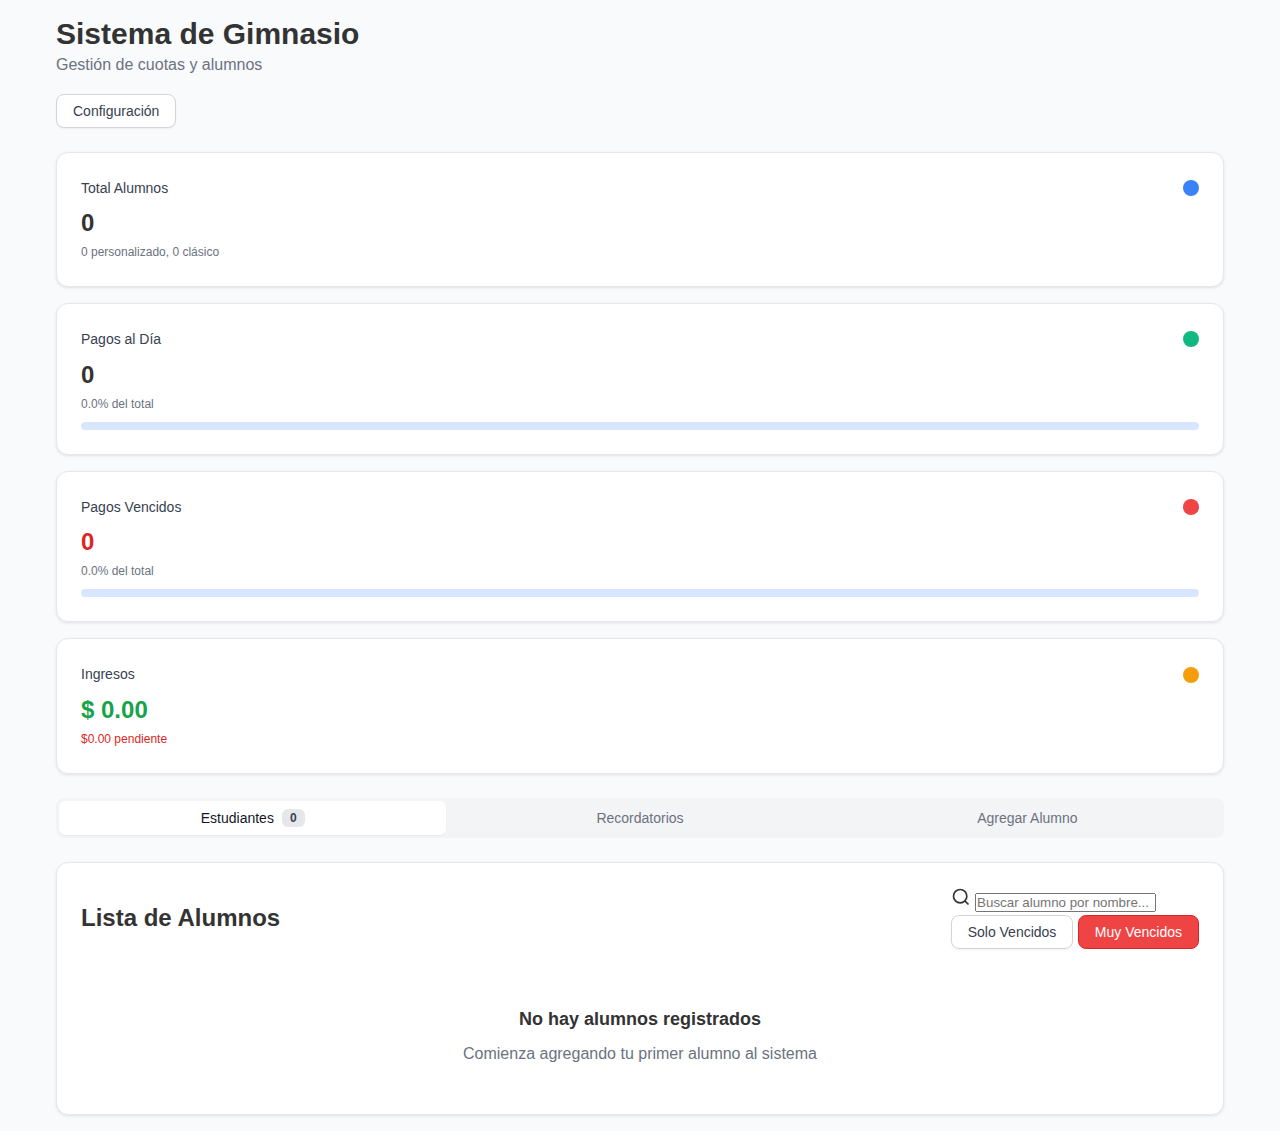
<file: index.html>
<!DOCTYPE html>
<html lang="es">
<head>
    <meta charset="UTF-8">
    <meta name="viewport" content="width=device-width, initial-scale=1.0">
    <title>Sistema de Gimnasio - Gestión de Cuotas</title>
    <meta name="description" content="Sistema para controlar el cobro de cuotas del gimnasio">
    <link rel="stylesheet" href="styles.css">
    
    <!-- PWA Manifest -->
    <link rel="manifest" href="manifest.json">
    <meta name="theme-color" content="#3b82f6">
    <meta name="apple-mobile-web-app-capable" content="yes">
    <meta name="apple-mobile-web-app-status-bar-style" content="default">
    <meta name="apple-mobile-web-app-title" content="Sistema Gimnasio">
    
    <!-- Iconos para diferentes dispositivos -->
    <link rel="apple-touch-icon" href="assets/icon-192.png">
    <link rel="icon" type="image/png" sizes="192x192" href="assets/icon-192.png">
    <link rel="icon" type="image/png" sizes="512x512" href="assets/icon-512.png">
</head> 
    <head>
    <!-- Tus meta tags existentes (título, charset, etc.) -->
    
    <!-- AGREGAR ESTAS LÍNEAS PARA EVITAR CACHE -->
    <meta http-equiv="Cache-Control" content="no-cache, no-store, must-revalidate">
    <meta http-equiv="Pragma" content="no-cache">
    <meta http-equiv="Expires" content="0">
    <meta name="viewport" content="width=device-width, initial-scale=1.0">
    
    <!-- Resto de tu contenido del head -->
</head>
<body>
    <div class="min-h-screen bg-background">
        <main class="min-h-screen bg-background">
            <div class="container mx-auto p-4 space-y-6">
                <!-- Header -->
                <div class="flex flex-col sm:flex-row justify-between items-start sm:items-center gap-4">
                    <div>
                        <h1 class="text-3xl font-bold">Sistema de Gimnasio</h1>
                        <p class="text-muted-foreground">Gestión de cuotas y alumnos</p>
                    </div>
                    <div class="flex gap-2">
                        <button id="configBtn" class="btn btn-secondary">Configuración</button>
                    </div>
                </div>

                <!-- Stats Cards -->
                <div class="grid grid-cols-1 md:grid-cols-2 lg:grid-cols-4 gap-4">
                    <div class="card">
                        <div class="card-header">
                            <div class="card-title">Total Alumnos</div>
                            <div class="indicator bg-blue-500"></div>
                        </div>
                        <div class="card-content">
                            <div class="stat-number" id="totalStudents">0</div>
                            <div class="stat-subtitle" id="studentTypes">0 personalizado, 0 clásico</div>
                        </div>
                    </div>

                    <div class="card">
                        <div class="card-header">
                            <div class="card-title">Pagos al Día</div>
                            <div class="indicator bg-green-500"></div>
                        </div>
                        <div class="card-content">
                            <div class="stat-number" id="paidStudents">0</div>
                            <div class="stat-subtitle" id="paidPercentage">0.0% del total</div>
                            <div class="progress-bar">
                                <div class="progress-indicator" id="paidProgress"></div>
                            </div>
                        </div>
                    </div>

                    <div class="card">
                        <div class="card-header">
                            <div class="card-title">Pagos Vencidos</div>
                            <div class="indicator bg-red-500"></div>
                        </div>
                        <div class="card-content">
                            <div class="stat-number text-red-600" id="overdueStudents">0</div>
                            <div class="stat-subtitle" id="overduePercentage">0.0% del total</div>
                            <div class="progress-bar">
                                <div class="progress-indicator" id="overdueProgress"></div>
                            </div>
                        </div>
                    </div>

                    <div class="card">
                        <div class="card-header">
                            <div class="card-title">Ingresos</div>
                            <div class="indicator bg-yellow-500"></div>
                        </div>
                        <div class="card-content">
                            <div class="stat-number text-green-600" id="totalIncome">$ 0</div>
                            <div class="stat-subtitle">
                                <span class="text-red-600" id="pendingIncome">$0 pendiente</span>
                            </div>
                        </div>
                    </div>
                </div>

                <!-- Tabs -->
                <div class="tabs">
                    <div class="tab-list">
                        <button class="tab-trigger active" data-tab="students">
                            Estudiantes
                            <span class="badge" id="studentsBadge">0</span>
                        </button>
                        <button class="tab-trigger" data-tab="reminders">Recordatorios</button>
                        <button class="tab-trigger" data-tab="add">Agregar Alumno</button>
                    </div>

                    <!-- Students Tab -->
                    <div class="tab-content active" id="students-tab">
                        <div class="card">
                            <div class="card-header">
                                <h2>Lista de Alumnos</h2>
                                <div class="search-controls">
                                    <div class="search-box">
                                        <svg class="search-icon" width="20" height="20" viewBox="0 0 24 24" fill="none" stroke="currentColor" stroke-width="2">
                                            <circle cx="11" cy="11" r="8"></circle>
                                            <path d="m21 21-4.35-4.35"></path>
                                        </svg>
                                        <input type="text" id="searchInput" placeholder="Buscar alumno por nombre..." />
                                    </div>
                                    <button id="overdueFilter" class="btn btn-secondary">Solo Vencidos</button>
                                    <button id="criticalFilter" class="btn btn-danger">Muy Vencidos</button>
                                </div>
                            </div>
                            <div id="studentsContent" class="card-content">
                                <!-- Students will be rendered here -->
                            </div>
                        </div>
                    </div>

                    <!-- Reminders Tab -->
                    <div class="tab-content" id="reminders-tab">
                        <div class="card">
                            <div class="card-content">
                                <h3>Recordatorios de Pagos</h3>
                                <div id="remindersList">
                                    <p class="text-muted-foreground">No hay recordatorios pendientes</p>
                                </div>
                            </div>
                        </div>
                    </div>

                    <!-- Add Student Tab -->
                    <div class="tab-content" id="add-tab">
                        <div class="card">
                            <div class="card-content">
                                <h3>Agregar Nuevo Alumno</h3>
                                <form id="addStudentForm" class="space-y-4">
                                    <div class="form-group">
                                        <label for="studentName">Nombre completo</label>
                                        <input type="text" id="studentName" name="name" required>
                                    </div>
                                    <div class="form-group">
                                        <label for="studentEmail">Email</label>
                                        <input type="email" id="studentEmail" name="email">
                                    </div>
                                    <div class="form-group">
                                        <label for="studentPhone">Teléfono</label>
                                        <input type="tel" id="studentPhone" name="phone">
                                    </div>
                                    <div class="form-group">
                                        <label for="membershipType">Tipo de membresía</label>
                                        <select id="membershipType" name="membershipType" required>
                                            <option value="">Seleccionar tipo</option>
                                            <option value="clasico">Clásico</option>
                                            <option value="personalizado">Personalizado</option>
                                        </select>
                                    </div>
                                    <div class="form-group">
                                        <label for="monthlyFee">Cuota mensual:</label>
                                        <input type="number" id="monthlyFee" name="monthlyFee" step="1000" min="0" required>
                                    </div>
                                    <div class="form-group">
                                        <label for="monthsOwed">Meses que debe (opcional):</label>
                                        <input type="text" id="monthsOwed" name="monthsOwed" placeholder="Ej: Junio, Julio, Agosto">
                                        <small class="form-help">Especifica qué meses debe el alumno</small>
                                    </div>
                                    <div class="form-group">
                                        <label for="startDate">Fecha de inicio:</label>
                                        <input type="date" id="startDate" name="startDate" required>
                                    </div>
                                    <button type="submit" class="btn btn-primary">Agregar Alumno</button>
                                </form>
                            </div>
                        </div>
                    </div>
                </div>
            </div>
        </main>
    </div>

    <!-- Configuration Modal -->
    <div id="configModal" class="modal">
        <div class="modal-content">
            <div class="modal-header">
                <h2>Configuración del Sistema</h2>
                <button id="closeModal" class="close-btn">&times;</button>
            </div>
            <div class="modal-body">
                <div class="form-group">
                    <label for="gymName">Nombre del Gimnasio</label>
                    <input type="text" id="gymName" placeholder="Mi Gimnasio">
                </div>
                <div class="form-group">
                    <label for="currency">Moneda</label>
                    <select id="currency">
                        <option value="$">Peso ($)</option>
                        <option value="USD">Dólar (USD)</option>
                        <option value="€">Euro (€)</option>
                    </select>
                </div>
                <div class="form-group">
                    <label for="reminderDays">Días de recordatorio antes del vencimiento</label>
                    <input type="number" id="reminderDays" value="3" min="1" max="30"> <div class="form-group">
   </div>
            <div class="modal-footer">
                <button id="saveConfig" class="btn btn-primary">Guardar</button>
                <button id="cancelConfig" class="btn btn-secondary">Cancelar</button>
   </div>
<div class="form-group">
    <label for="classicPrice">Precio Membresía Clásica</label>
    <input type="number" id="clasicoPrice" placeholder="30000" min="0" step="1000">

        </div>
    </div>

    <script src="app.js"></script>
    
    <!-- Service Worker Registration -->
    <script>
        if ('serviceWorker' in navigator) {
            window.addEventListener('load', () => {
                navigator.serviceWorker.register('./sw.js')
                    .then((registration) => {
                        console.log('SW registered: ', registration);
                    })
                    .catch((registrationError) => {
                        console.log('SW registration failed: ', registrationError);
                    });
            });
        }
    </script>
</body>
</html>
</file>
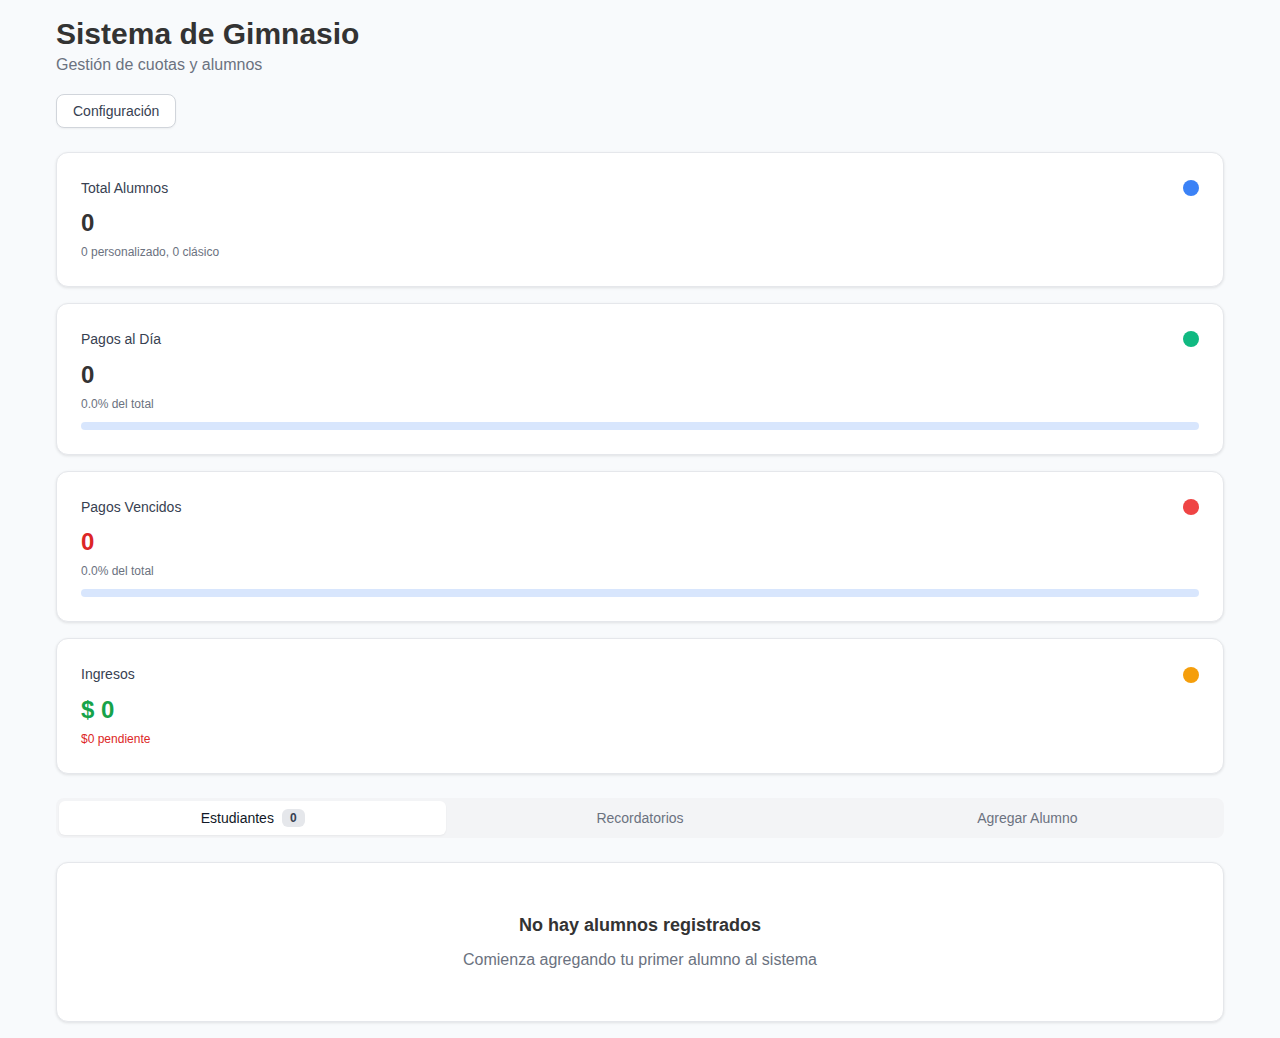
<file: index[1].html>
<!DOCTYPE html>
<html lang="es">
<head>
    <meta charset="UTF-8">
    <meta name="viewport" content="width=device-width, initial-scale=1.0">
    <title>Sistema de Gimnasio - Gestión de Cuotas</title>
    <meta name="description" content="Sistema para controlar el cobro de cuotas del gimnasio">
    <link rel="stylesheet" href="styles.css">
    
    <!-- PWA Manifest -->
    <link rel="manifest" href="manifest.json">
    <meta name="theme-color" content="#3b82f6">
    <meta name="apple-mobile-web-app-capable" content="yes">
    <meta name="apple-mobile-web-app-status-bar-style" content="default">
    <meta name="apple-mobile-web-app-title" content="Sistema Gimnasio">
    
    <!-- Iconos para diferentes dispositivos -->
    <link rel="apple-touch-icon" href="assets/icon-192.png">
    <link rel="icon" type="image/png" sizes="192x192" href="assets/icon-192.png">
    <link rel="icon" type="image/png" sizes="512x512" href="assets/icon-512.png">
</head>
<body>
    <div class="min-h-screen bg-background">
        <main class="min-h-screen bg-background">
            <div class="container mx-auto p-4 space-y-6">
                <!-- Header -->
                <div class="flex flex-col sm:flex-row justify-between items-start sm:items-center gap-4">
                    <div>
                        <h1 class="text-3xl font-bold">Sistema de Gimnasio</h1>
                        <p class="text-muted-foreground">Gestión de cuotas y alumnos</p>
                    </div>
                    <div class="flex gap-2">
                        <button id="configBtn" class="btn btn-secondary">Configuración</button>
                    </div>
                </div>

                <!-- Stats Cards -->
                <div class="grid grid-cols-1 md:grid-cols-2 lg:grid-cols-4 gap-4">
                    <div class="card">
                        <div class="card-header">
                            <div class="card-title">Total Alumnos</div>
                            <div class="indicator bg-blue-500"></div>
                        </div>
                        <div class="card-content">
                            <div class="stat-number" id="totalStudents">0</div>
                            <div class="stat-subtitle" id="studentTypes">0 personalizado, 0 clásico</div>
                        </div>
                    </div>

                    <div class="card">
                        <div class="card-header">
                            <div class="card-title">Pagos al Día</div>
                            <div class="indicator bg-green-500"></div>
                        </div>
                        <div class="card-content">
                            <div class="stat-number" id="paidStudents">0</div>
                            <div class="stat-subtitle" id="paidPercentage">0.0% del total</div>
                            <div class="progress-bar">
                                <div class="progress-indicator" id="paidProgress"></div>
                            </div>
                        </div>
                    </div>

                    <div class="card">
                        <div class="card-header">
                            <div class="card-title">Pagos Vencidos</div>
                            <div class="indicator bg-red-500"></div>
                        </div>
                        <div class="card-content">
                            <div class="stat-number text-red-600" id="overdueStudents">0</div>
                            <div class="stat-subtitle" id="overduePercentage">0.0% del total</div>
                            <div class="progress-bar">
                                <div class="progress-indicator" id="overdueProgress"></div>
                            </div>
                        </div>
                    </div>

                    <div class="card">
                        <div class="card-header">
                            <div class="card-title">Ingresos</div>
                            <div class="indicator bg-yellow-500"></div>
                        </div>
                        <div class="card-content">
                            <div class="stat-number text-green-600" id="totalIncome">$ 0</div>
                            <div class="stat-subtitle">
                                <span class="text-red-600" id="pendingIncome">$0 pendiente</span>
                            </div>
                        </div>
                    </div>
                </div>

                <!-- Tabs -->
                <div class="tabs">
                    <div class="tab-list">
                        <button class="tab-trigger active" data-tab="students">
                            Estudiantes
                            <span class="badge" id="studentsBadge">0</span>
                        </button>
                        <button class="tab-trigger" data-tab="reminders">Recordatorios</button>
                        <button class="tab-trigger" data-tab="add">Agregar Alumno</button>
                    </div>

                    <!-- Students Tab -->
                    <div class="tab-content active" id="students-tab">
                        <div class="card">
                            <div class="card-content empty-state" id="studentsContent">
                                <div class="text-center space-y-2">
                                    <h3 class="text-lg font-semibold">No hay alumnos registrados</h3>
                                    <p class="text-muted-foreground">Comienza agregando tu primer alumno al sistema</p>
                                </div>
                            </div>
                        </div>
                    </div>

                    <!-- Reminders Tab -->
                    <div class="tab-content" id="reminders-tab">
                        <div class="card">
                            <div class="card-content">
                                <h3>Recordatorios de Pagos</h3>
                                <div id="remindersList">
                                    <p class="text-muted-foreground">No hay recordatorios pendientes</p>
                                </div>
                            </div>
                        </div>
                    </div>

                    <!-- Add Student Tab -->
                    <div class="tab-content" id="add-tab">
                        <div class="card">
                            <div class="card-content">
                                <h3>Agregar Nuevo Alumno</h3>
                                <form id="addStudentForm" class="space-y-4">
                                    <div class="form-group">
                                        <label for="studentName">Nombre completo</label>
                                        <input type="text" id="studentName" name="name" required>
                                    </div>
                                    <div class="form-group">
                                        <label for="studentEmail">Email</label>
                                        <input type="email" id="studentEmail" name="email">
                                    </div>
                                    <div class="form-group">
                                        <label for="studentPhone">Teléfono</label>
                                        <input type="tel" id="studentPhone" name="phone">
                                    </div>
                                    <div class="form-group">
                                        <label for="membershipType">Tipo de membresía</label>
                                        <select id="membershipType" name="membershipType" required>
                                            <option value="">Seleccionar tipo</option>
                                            <option value="clasico">Clásico</option>
                                            <option value="personalizado">Personalizado</option>
                                        </select>
                                    </div>
                                    <div class="form-group">
                                        <label for="monthlyFee">Cuota mensual ($)</label>
                                        <input type="number" id="monthlyFee" name="monthlyFee" min="0" step="0.01" required>
                                    </div>
                                    <div class="form-group">
                                        <label for="startDate">Fecha de inicio</label>
                                        <input type="date" id="startDate" name="startDate" required>
                                    </div>
                                    <button type="submit" class="btn btn-primary">Agregar Alumno</button>
                                </form>
                            </div>
                        </div>
                    </div>
                </div>
            </div>
        </main>
    </div>

    <!-- Configuration Modal -->
    <div id="configModal" class="modal">
        <div class="modal-content">
            <div class="modal-header">
                <h2>Configuración del Sistema</h2>
                <button id="closeModal" class="close-btn">&times;</button>
            </div>
            <div class="modal-body">
                <div class="form-group">
                    <label for="gymName">Nombre del Gimnasio</label>
                    <input type="text" id="gymName" placeholder="Mi Gimnasio">
                </div>
                <div class="form-group">
                    <label for="currency">Moneda</label>
                    <select id="currency">
                        <option value="$">Peso ($)</option>
                        <option value="USD">Dólar (USD)</option>
                        <option value="€">Euro (€)</option>
                    </select>
                </div>
                <div class="form-group">
                    <label for="reminderDays">Días de recordatorio antes del vencimiento</label>
                    <input type="number" id="reminderDays" value="3" min="1" max="30">
                </div>
            </div>
            <div class="modal-footer">
                <button id="saveConfig" class="btn btn-primary">Guardar</button>
                <button id="cancelConfig" class="btn btn-secondary">Cancelar</button>
            </div>
        </div>
    </div>

    <script src="app.js"></script>
    
    <!-- Service Worker Registration -->
    <script>
        if ('serviceWorker' in navigator) {
            window.addEventListener('load', () => {
                navigator.serviceWorker.register('./sw.js')
                    .then((registration) => {
                        console.log('SW registered: ', registration);
                    })
                    .catch((registrationError) => {
                        console.log('SW registration failed: ', registrationError);
                    });
            });
        }
    </script>
</body>
</html>
</file>
<file: styles.css>
/* Reset and base styles */
* {
    margin: 0;
    padding: 0;
    box-sizing: border-box;
}

body {
    font-family: -apple-system, BlinkMacSystemFont, 'Segoe UI', Roboto, 'Helvetica Neue', Arial, sans-serif;
    line-height: 1.6;
    color: #333;
    background-color: #f8fafc;
}

/* Layout */
.min-h-screen {
    min-height: 100vh;
}

.bg-background {
    background-color: #f8fafc;
}

.container {
    max-width: 1200px;
    margin: 0 auto;
    padding: 0 1rem;
}

.mx-auto {
    margin-left: auto;
    margin-right: auto;
}

.p-4 {
    padding: 1rem;
}

.space-y-6 > * + * {
    margin-top: 1.5rem;
}

.space-y-4 > * + * {
    margin-top: 1rem;
}

.space-y-2 > * + * {
    margin-top: 0.5rem;
}

/* Grid */
.grid {
    display: grid;
}

.grid-cols-1 {
    grid-template-columns: repeat(1, minmax(0, 1fr));
}

.gap-4 {
    gap: 1rem;
}

.gap-2 {
    gap: 0.5rem;
}

/* Flexbox */
.flex {
    display: flex;
}

.flex-col {
    flex-direction: column;
}

.justify-between {
    justify-content: space-between;
}

.items-start {
    align-items: flex-start;
}

.items-center {
    align-items: center;
}

.text-center {
    text-align: center;
}

/* Typography */
.text-3xl {
    font-size: 1.875rem;
    line-height: 2.25rem;
}

.text-lg {
    font-size: 1.125rem;
    line-height: 1.75rem;
}

.font-bold {
    font-weight: 700;
}

.font-semibold {
    font-weight: 600;
}

.text-muted-foreground {
    color: #6b7280;
}

.text-red-600 {
    color: #dc2626;
}

.text-green-600 {
    color: #16a34a;
}

/* Cards */
.card {
    background: white;
    border-radius: 0.75rem;
    border: 1px solid #e5e7eb;
    box-shadow: 0 1px 3px 0 rgba(0, 0, 0, 0.1);
    overflow: hidden;
}

.card-header {
    display: flex;
    justify-content: space-between;
    align-items: center;
    padding: 1.5rem 1.5rem 0.5rem;
}

.card-title {
    font-size: 0.875rem;
    font-weight: 500;
    color: #374151;
}

.card-content {
    padding: 0 1.5rem 1.5rem;
}

.empty-state {
    padding: 3rem 1.5rem;
    display: flex;
    flex-direction: column;
    align-items: center;
    justify-content: center;
}

/* Indicators */
.indicator {
    width: 1rem;
    height: 1rem;
    border-radius: 50%;
}

.bg-blue-500 {
    background-color: #3b82f6;
}

.bg-green-500 {
    background-color: #10b981;
}

.bg-red-500 {
    background-color: #ef4444;
}

.bg-yellow-500 {
    background-color: #f59e0b;
}

/* Stats */
.stat-number {
    font-size: 1.5rem;
    font-weight: 700;
    line-height: 2rem;
}

.stat-subtitle {
    font-size: 0.75rem;
    color: #6b7280;
    margin-top: 0.25rem;
}

/* Progress bars */
.progress-bar {
    width: 100%;
    height: 0.5rem;
    background-color: rgba(59, 130, 246, 0.2);
    border-radius: 9999px;
    margin-top: 0.5rem;
    overflow: hidden;
}

.progress-indicator {
    height: 100%;
    background-color: #3b82f6;
    transition: width 0.3s ease;
    width: 0%;
}

/* Buttons */
.btn {
    display: inline-flex;
    align-items: center;
    justify-content: center;
    gap: 0.5rem;
    padding: 0.5rem 1rem;
    border-radius: 0.5rem;
    font-size: 0.875rem;
    font-weight: 500;
    border: 1px solid transparent;
    cursor: pointer;
    transition: all 0.2s ease;
    text-decoration: none;
    position: relative;
}

.btn-primary {
    background-color: #3b82f6;
    color: white;
    border-color: #3b82f6;
}

.btn-primary:hover {
    background-color: #2563eb;
    border-color: #2563eb;
}

.btn-secondary {
    background-color: white;
    color: #374151;
    border-color: #d1d5db;
    box-shadow: 0 1px 2px 0 rgba(0, 0, 0, 0.05);
}

.btn-secondary:hover {
    background-color: #f9fafb;
}

.btn-danger {
    background-color: #ef4444;
    color: white;
    border: 1px solid #dc2626;
}

.btn-danger:hover {
    background-color: #dc2626;
    border-color: #b91c1c;
}

.btn[data-count]::after {
    content: attr(data-count);
    position: absolute;
    top: -8px;
    right: -8px;
    background-color: #ef4444;
    color: white;
    border-radius: 50%;
    width: 20px;
    height: 20px;
    font-size: 0.75rem;
    font-weight: 600;
    display: flex;
    align-items: center;
    justify-content: center;
    line-height: 1;
}

/* Tabs */
.tabs {
    width: 100%;
}

.tab-list {
    display: grid;
    grid-template-columns: repeat(3, 1fr);
    background-color: #f3f4f6;
    border-radius: 0.5rem;
    padding: 0.1875rem;
    margin-bottom: 1.5rem;
}

.tab-trigger {
    display: flex;
    align-items: center;
    justify-content: center;
    gap: 0.5rem;
    padding: 0.5rem 1rem;
    border-radius: 0.375rem;
    font-size: 0.875rem;
    font-weight: 500;
    border: none;
    background: transparent;
    color: #6b7280;
    cursor: pointer;
    transition: all 0.2s ease;
}

.tab-trigger.active {
    background-color: white;
    color: #111827;
    box-shadow: 0 1px 2px 0 rgba(0, 0, 0, 0.05);
}

.tab-content {
    display: none;
}

.tab-content.active {
    display: block;
}

/* Badge */
.badge {
    display: inline-flex;
    align-items: center;
    justify-content: center;
    padding: 0.125rem 0.5rem;
    border-radius: 0.375rem;
    font-size: 0.75rem;
    font-weight: 600;
    background-color: #e5e7eb;
    color: #374151;
    min-width: 1.25rem;
}

/* Forms */
.form-group {
    margin-bottom: 1rem;
}

.form-group label {
    display: block;
    font-size: 0.875rem;
    font-weight: 500;
    color: #374151;
    margin-bottom: 0.5rem;
}

.form-group input,
.form-group select {
    width: 100%;
    padding: 0.5rem 0.75rem;
    border: 1px solid #d1d5db;
    border-radius: 0.375rem;
    font-size: 0.875rem;
    transition: border-color 0.2s ease;
}

.form-group input:focus,
.form-group select:focus {
    outline: none;
    border-color: #3b82f6;
    box-shadow: 0 0 0 3px rgba(59, 130, 246, 0.1);
}

/* Modal */
.modal {
    display: none;
    position: fixed;
    top: 0;
    left: 0;
    width: 100%;
    height: 100%;
    background-color: rgba(0, 0, 0, 0.5);
    z-index: 1000;
    align-items: center;
    justify-content: center;
}

.modal.active {
    display: flex;
}

.modal-content {
    background: white;
    border-radius: 0.75rem;
    width: 90%;
    max-width: 500px;
    max-height: 90vh;
    overflow-y: auto;
    box-shadow: 0 20px 25px -5px rgba(0, 0, 0, 0.1);
}

.modal-header {
    display: flex;
    justify-content: space-between;
    align-items: center;
    padding: 1.5rem 1.5rem 0;
}

.modal-header h2 {
    font-size: 1.25rem;
    font-weight: 600;
    color: #111827;
}

.close-btn {
    background: none;
    border: none;
    font-size: 1.5rem;
    cursor: pointer;
    color: #6b7280;
    padding: 0.25rem;
    line-height: 1;
}

.close-btn:hover {
    color: #374151;
}

.modal-body {
    padding: 1.5rem;
}

.modal-footer {
    display: flex;
    gap: 0.75rem;
    justify-content: flex-end;
    padding: 0 1.5rem 1.5rem;
}

/* Responsive */
@media (min-width: 640px) {
    .sm\\:flex-row {
        flex-direction: row;
    }
    
    .sm\\:items-center {
        align-items: center;
    }
}

@media (min-width: 768px) {
    .md\\:grid-cols-2 {
        grid-template-columns: repeat(2, minmax(0, 1fr));
    }
}

@media (min-width: 1024px) {
    .lg\\:grid-cols-4 {
        grid-template-columns: repeat(4, minmax(0, 1fr));
    }
}

/* Status badges */
.status-badge {
    padding: 4px 12px;
    border-radius: 20px;
    font-size: 0.875rem;
    font-weight: 500;
    text-align: center;
    white-space: nowrap;
}

.status-paid {
    background-color: #dcfce7;
    color: #166534;
    border: 1px solid #bbf7d0;
}

.status-overdue {
    background-color: #fef3c7;
    color: #92400e;
    border: 1px solid #fde68a;
}

.status-critical {
    background-color: #fee2e2;
    color: #dc2626;
    border: 1px solid #fecaca;
    animation: pulse-critical 2s infinite;
}

@keyframes pulse-critical {
    0%, 100% { opacity: 1; }
    50% { opacity: 0.7; }
}

/* Student item status classes */
.student-item.paid {
    border-left: 4px solid #10b981;
}

.student-item.overdue {
    border-left: 4px solid #f59e0b;
}

.student-item.critical {
    border-left: 4px solid #ef4444;
    background-color: #fef2f2;
}

/* Student list styles */
.student-item {
    display: flex;
    justify-content: space-between;
    align-items: center;
    padding: 1rem;
    border: 1px solid #e5e7eb;
    border-radius: 0.5rem;
    margin-bottom: 0.5rem;
    background: white;
}

.student-info h4 {
    font-weight: 600;
    color: #111827;
}

.student-info p {
    font-size: 0.875rem;
    color: #6b7280;
    margin: 0.25rem 0;
}

.student-status {
    display: flex;
    align-items: center;
    gap: 0.5rem;
}

.student-actions {
    display: flex;
    gap: 0.5rem;
}

.btn-sm {
    padding: 0.25rem 0.5rem;
    font-size: 0.75rem;
}
</file>
